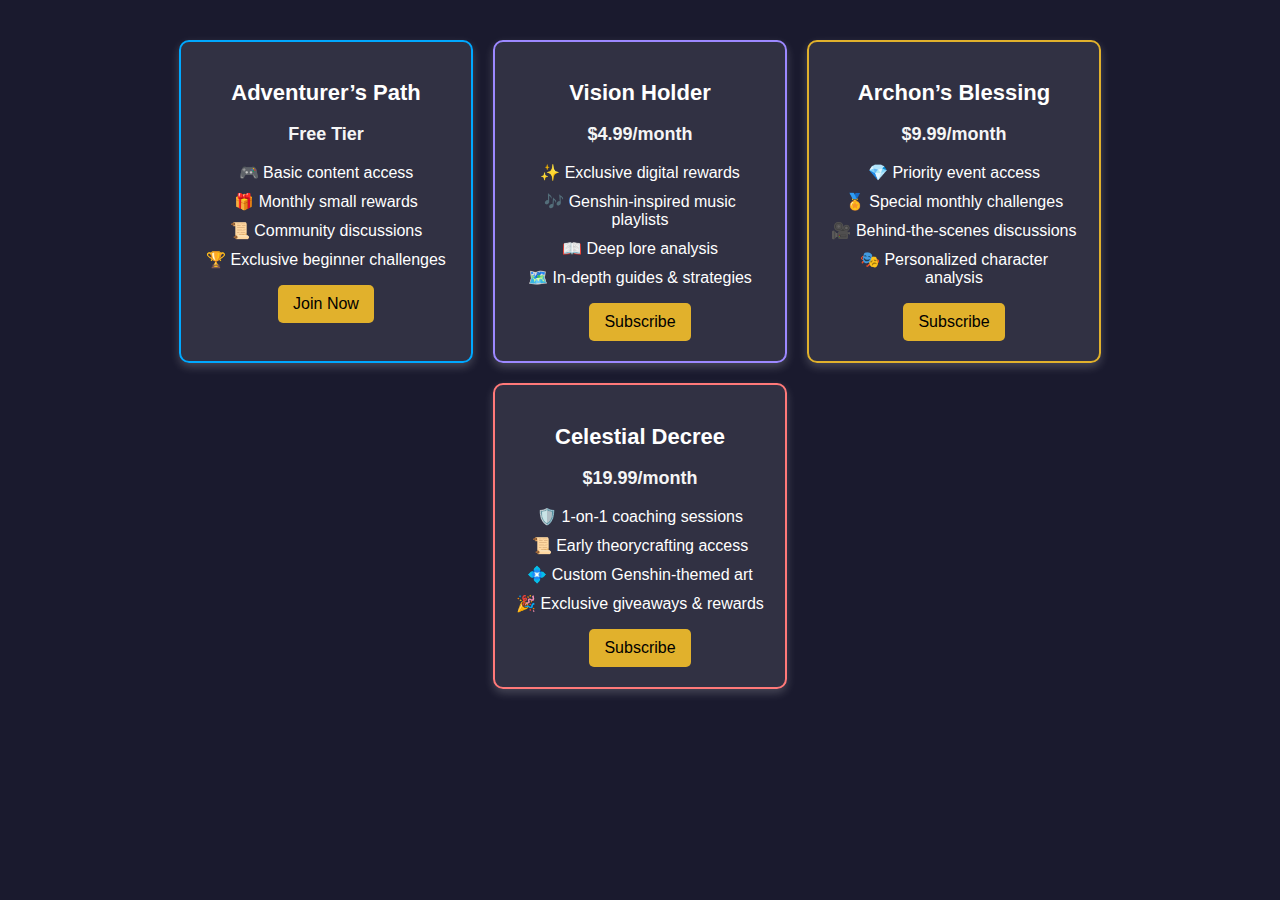
<file: index.html>
<!DOCTYPE html>
<html lang="en">
<head>
    <meta charset="UTF-8">
    <meta name="viewport" content="width=device-width, initial-scale=1.0">
    <title>Genshin Impact Subscription Plans</title>
    <link rel="stylesheet" href="styles.css"> <!-- Link to external CSS -->
</head>
<body>

    <div class="subscription-container">
        <div class="plan adventurer">
            <h2>Adventurer’s Path</h2>
            <h3>Free Tier</h3>
            <ul>
                <li>🎮 Basic content access</li>
                <li>🎁 Monthly small rewards</li>
                <li>📜 Community discussions</li>
                <li>🏆 Exclusive beginner challenges</li>
            </ul>
            <button>Join Now</button>
        </div>
        <div class="plan vision">
            <h2>Vision Holder</h2>
            <h3>$4.99/month</h3>
            <ul>
                <li>✨ Exclusive digital rewards</li>
                <li>🎶 Genshin-inspired music playlists</li>
                <li>📖 Deep lore analysis</li>
                <li>🗺️ In-depth guides & strategies</li>
            </ul>
            <button>Subscribe</button>
        </div>
        <div class="plan archon">
            <h2>Archon’s Blessing</h2>
            <h3>$9.99/month</h3>
            <ul>
                <li>💎 Priority event access</li>
                <li>🏅 Special monthly challenges</li>
                <li>🎥 Behind-the-scenes discussions</li>
                <li>🎭 Personalized character analysis</li>
            </ul>
            <button>Subscribe</button>
        </div>
        <div class="plan celestial">
            <h2>Celestial Decree</h2>
            <h3>$19.99/month</h3>
            <ul>
                <li>🛡️ 1-on-1 coaching sessions</li>
                <li>📜 Early theorycrafting access</li>
                <li>💠 Custom Genshin-themed art</li>
                <li>🎉 Exclusive giveaways & rewards</li>
            </ul>
            <button>Subscribe</button>
        </div>
    </div>

</body>
</html>
</file>
<file: styles.css>
body {
    font-family: "Arial", sans-serif;
    background-color: #1a1a2e;
    color: white;
    text-align: center;
    margin: 0;
    padding: 0;
}
.subscription-container {
    display: flex;
    justify-content: center;
    flex-wrap: wrap;
    gap: 20px;
    padding: 40px;
}
.plan {
    background: rgba(255, 255, 255, 0.1);
    border-radius: 10px;
    padding: 20px;
    width: 250px;
    box-shadow: 0 4px 10px rgba(255, 255, 255, 0.2);
    transition: 0.3s ease-in-out;
}

.plan:hover {
    transform: translateY(-5px);
}
.adventurer { border: 2px solid #00a8ff; }
.vision { border: 2px solid #9c88ff; }
.archon { border: 2px solid #e1b12c; }
.celestial { border: 2px solid #ff7979; }

h2 {
    font-size: 22px;
    margin-bottom: 5px;
}

h3 {
    font-size: 18px;
    color: #f5f5f5;
}
ul {
    list-style: none;
    padding: 0;
}

li {
    margin: 10px 0;
}
button {
    background: #e1b12c;
    color: black;
    border: none;
    padding: 10px 15px;
    border-radius: 5px;
    font-size: 16px;
    cursor: pointer;
    transition: 0.3s;
}

button:hover {
    background: #ffbe76;
}
</file>
